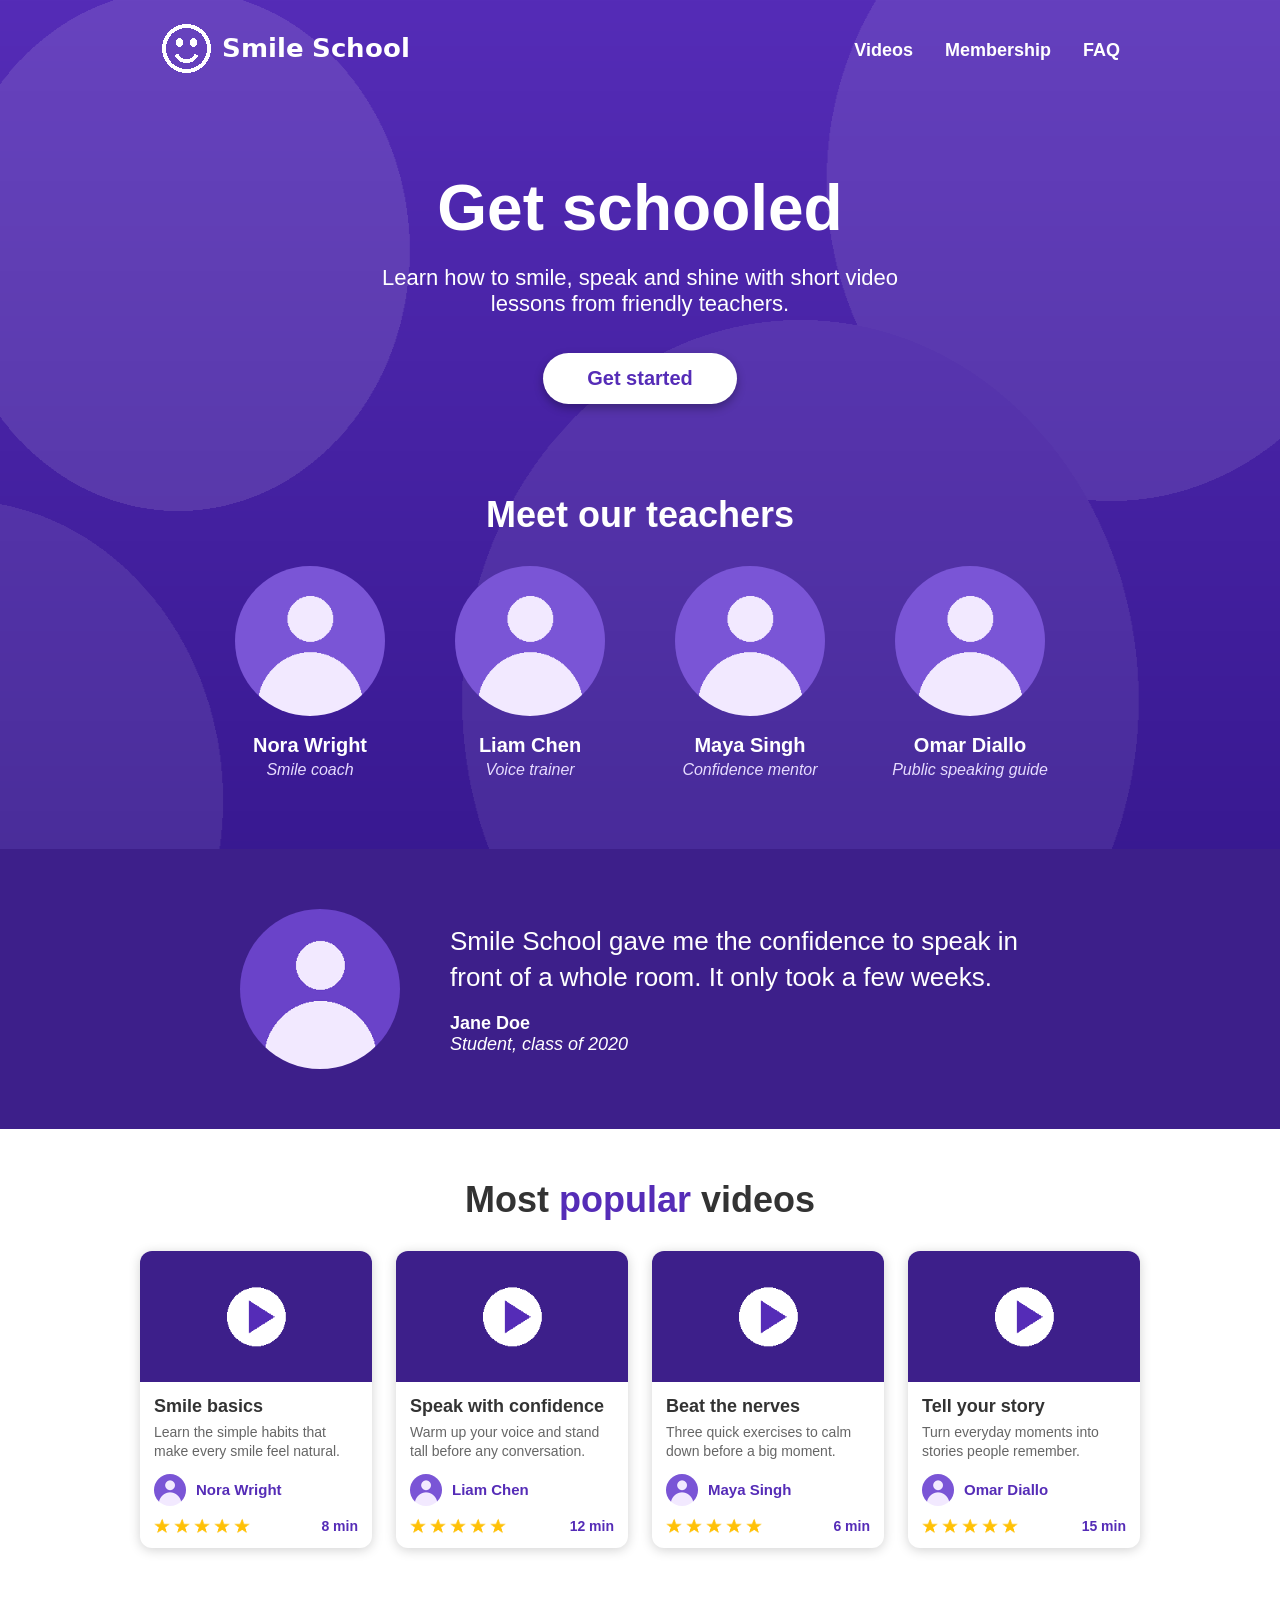
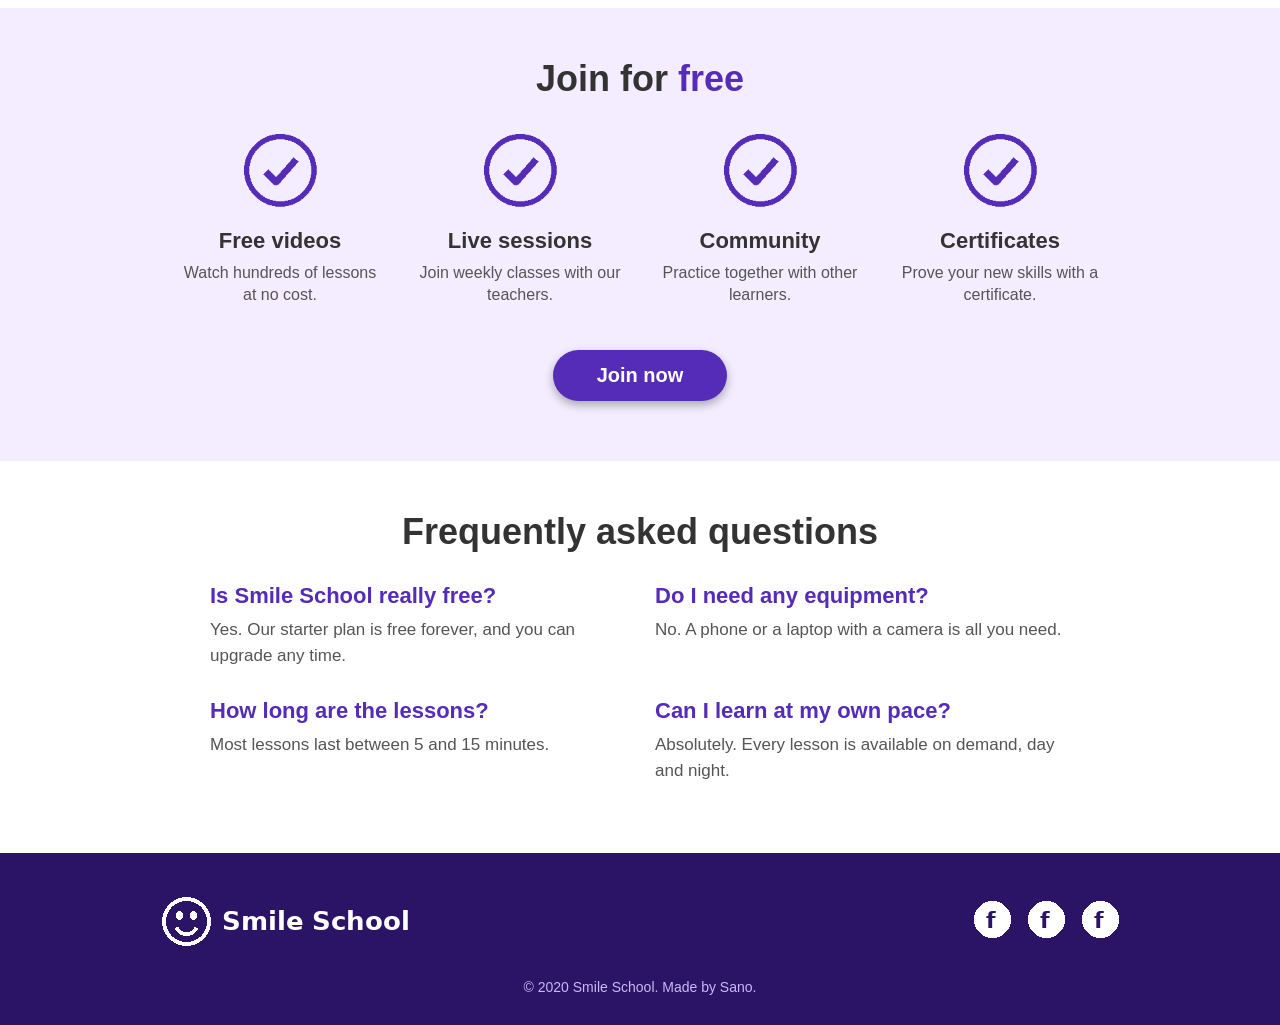
<file: css_advanced/index.html>
<!DOCTYPE html>
<html lang="en">
  <head>
    <meta charset="UTF-8">
    <meta name="viewport" content="width=device-width, initial-scale=1.0">
    <title>Smile School - Get schooled</title>
    <link rel="stylesheet" href="styles.css">
  </head>
  <body>
    <header>
      <div>
        <a href="index.html"><img src="images/logo.png" alt="Smile School logo" width="270" height="56"></a>
      </div>
      <div>
        <a href="#videos">Videos</a>
        <a href="#membership">Membership</a>
        <a href="#faq">FAQ</a>
      </div>
    </header>
    <main>
      <section class="banner">
        <div>
          <h1>Get schooled</h1>
          <p>Learn how to smile, speak and shine with short video lessons from friendly teachers.</p>
          <button type="button">Get started</button>
        </div>
        <div>
          <h2>Meet our teachers</h2>
          <div>
          <div>
            <img src="images/person.png" alt="Portrait of Nora Wright" width="150" height="150">
            <h3>Nora Wright</h3>
            <p>Smile coach</p>
          </div>
          <div>
            <img src="images/person.png" alt="Portrait of Liam Chen" width="150" height="150">
            <h3>Liam Chen</h3>
            <p>Voice trainer</p>
          </div>
          <div>
            <img src="images/person.png" alt="Portrait of Maya Singh" width="150" height="150">
            <h3>Maya Singh</h3>
            <p>Confidence mentor</p>
          </div>
          <div>
            <img src="images/person.png" alt="Portrait of Omar Diallo" width="150" height="150">
            <h3>Omar Diallo</h3>
            <p>Public speaking guide</p>
          </div>
          </div>
        </div>
      </section>
      <section class="quote">
        <div>
          <img src="images/quote.png" alt="Portrait of Jane Doe" width="300" height="300">
          <div>
            <blockquote>Smile School gave me the confidence to speak in front of a whole room. It only took a few weeks.</blockquote>
            <p>Jane Doe</p>
            <p>Student, class of 2020</p>
          </div>
        </div>
      </section>
      <section class="videos" id="videos">
        <h1>Most <span>popular</span> videos</h1>
        <div>
        <div>
          <img src="images/video.png" alt="Thumbnail of the video Smile basics" width="320" height="180">
          <h2>Smile basics</h2>
          <p>Learn the simple habits that make every smile feel natural.</p>
          <div>
            <img src="images/avatar.png" alt="Nora Wright" width="32" height="32">
            <h3>Nora Wright</h3>
          </div>
          <div>
            <div>
              <img src="images/star.png" alt="Star" width="16" height="16">
              <img src="images/star.png" alt="Star" width="16" height="16">
              <img src="images/star.png" alt="Star" width="16" height="16">
              <img src="images/star.png" alt="Star" width="16" height="16">
              <img src="images/star.png" alt="Star" width="16" height="16">
            </div>
            <p>8 min</p>
          </div>
        </div>
        <div>
          <img src="images/video.png" alt="Thumbnail of the video Speak with confidence" width="320" height="180">
          <h2>Speak with confidence</h2>
          <p>Warm up your voice and stand tall before any conversation.</p>
          <div>
            <img src="images/avatar.png" alt="Liam Chen" width="32" height="32">
            <h3>Liam Chen</h3>
          </div>
          <div>
            <div>
              <img src="images/star.png" alt="Star" width="16" height="16">
              <img src="images/star.png" alt="Star" width="16" height="16">
              <img src="images/star.png" alt="Star" width="16" height="16">
              <img src="images/star.png" alt="Star" width="16" height="16">
              <img src="images/star.png" alt="Star" width="16" height="16">
            </div>
            <p>12 min</p>
          </div>
        </div>
        <div>
          <img src="images/video.png" alt="Thumbnail of the video Beat the nerves" width="320" height="180">
          <h2>Beat the nerves</h2>
          <p>Three quick exercises to calm down before a big moment.</p>
          <div>
            <img src="images/avatar.png" alt="Maya Singh" width="32" height="32">
            <h3>Maya Singh</h3>
          </div>
          <div>
            <div>
              <img src="images/star.png" alt="Star" width="16" height="16">
              <img src="images/star.png" alt="Star" width="16" height="16">
              <img src="images/star.png" alt="Star" width="16" height="16">
              <img src="images/star.png" alt="Star" width="16" height="16">
              <img src="images/star.png" alt="Star" width="16" height="16">
            </div>
            <p>6 min</p>
          </div>
        </div>
        <div>
          <img src="images/video.png" alt="Thumbnail of the video Tell your story" width="320" height="180">
          <h2>Tell your story</h2>
          <p>Turn everyday moments into stories people remember.</p>
          <div>
            <img src="images/avatar.png" alt="Omar Diallo" width="32" height="32">
            <h3>Omar Diallo</h3>
          </div>
          <div>
            <div>
              <img src="images/star.png" alt="Star" width="16" height="16">
              <img src="images/star.png" alt="Star" width="16" height="16">
              <img src="images/star.png" alt="Star" width="16" height="16">
              <img src="images/star.png" alt="Star" width="16" height="16">
              <img src="images/star.png" alt="Star" width="16" height="16">
            </div>
            <p>15 min</p>
          </div>
        </div>
        </div>
      </section>
      <section class="membership" id="membership">
        <h1>Join for <span>free</span></h1>
        <div>
        <div>
          <img src="images/membership.png" alt="Icon for Free videos" width="80" height="80">
          <h2>Free videos</h2>
          <p>Watch hundreds of lessons at no cost.</p>
        </div>
        <div>
          <img src="images/membership.png" alt="Icon for Live sessions" width="80" height="80">
          <h2>Live sessions</h2>
          <p>Join weekly classes with our teachers.</p>
        </div>
        <div>
          <img src="images/membership.png" alt="Icon for Community" width="80" height="80">
          <h2>Community</h2>
          <p>Practice together with other learners.</p>
        </div>
        <div>
          <img src="images/membership.png" alt="Icon for Certificates" width="80" height="80">
          <h2>Certificates</h2>
          <p>Prove your new skills with a certificate.</p>
        </div>
        </div>
        <button type="button">Join now</button>
      </section>
      <section class="faq" id="faq">
        <h1>Frequently asked questions</h1>
        <div>
        <div>
          <div>
            <h2>Is Smile School really free?</h2>
            <p>Yes. Our starter plan is free forever, and you can upgrade any time.</p>
          </div>
          <div>
            <h2>Do I need any equipment?</h2>
            <p>No. A phone or a laptop with a camera is all you need.</p>
          </div>
        </div>
        <div>
          <div>
            <h2>How long are the lessons?</h2>
            <p>Most lessons last between 5 and 15 minutes.</p>
          </div>
          <div>
            <h2>Can I learn at my own pace?</h2>
            <p>Absolutely. Every lesson is available on demand, day and night.</p>
          </div>
        </div>
        </div>
      </section>
    </main>
    <footer>
      <div>
        <div>
          <img src="images/logo.png" alt="Smile School logo" width="270" height="56">
          <div>
            <a href="https://github.com/sanol-1"><img src="images/social.png" alt="GitHub" width="40" height="40"></a>
            <a href="https://twitter.com"><img src="images/social.png" alt="Twitter" width="40" height="40"></a>
            <a href="https://www.facebook.com"><img src="images/social.png" alt="Facebook" width="40" height="40"></a>
          </div>
        </div>
        <p>&copy; 2020 Smile School. Made by Sano.</p>
      </div>
    </footer>
  </body>
</html>
</file>
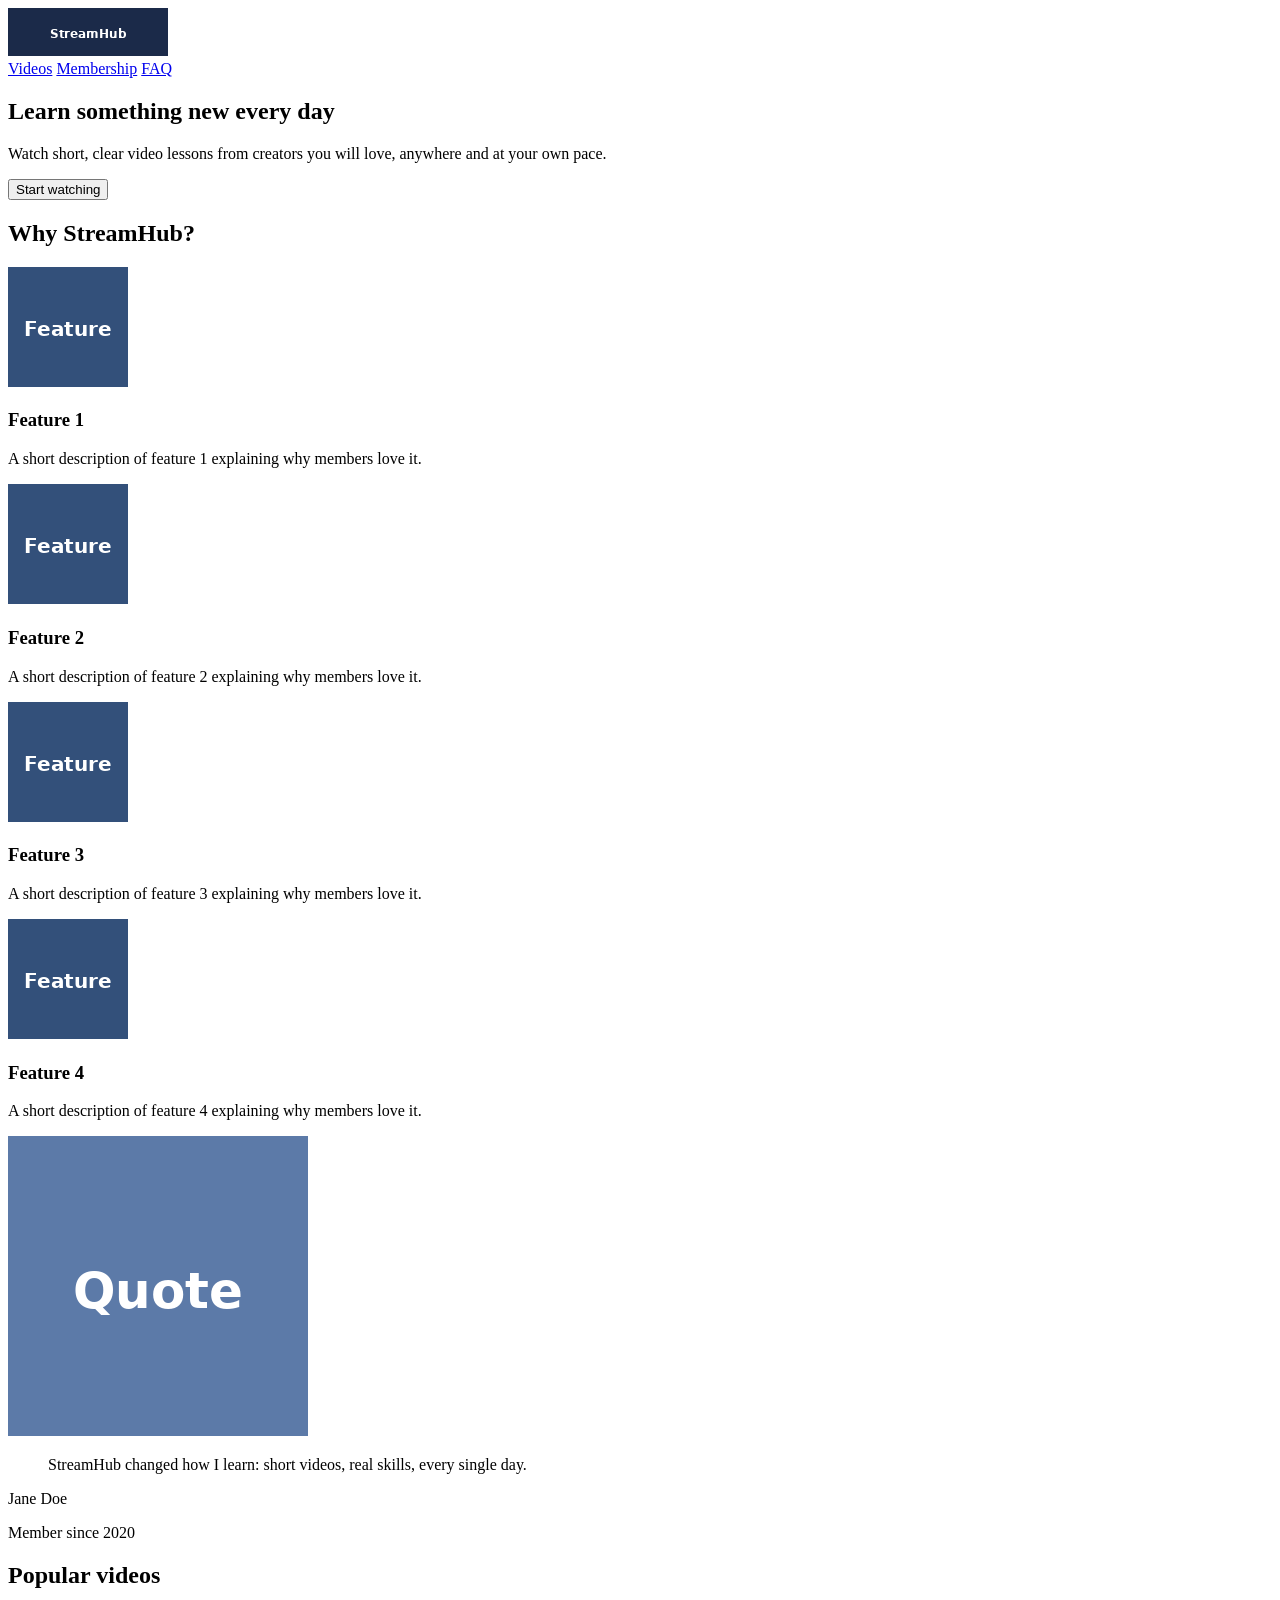
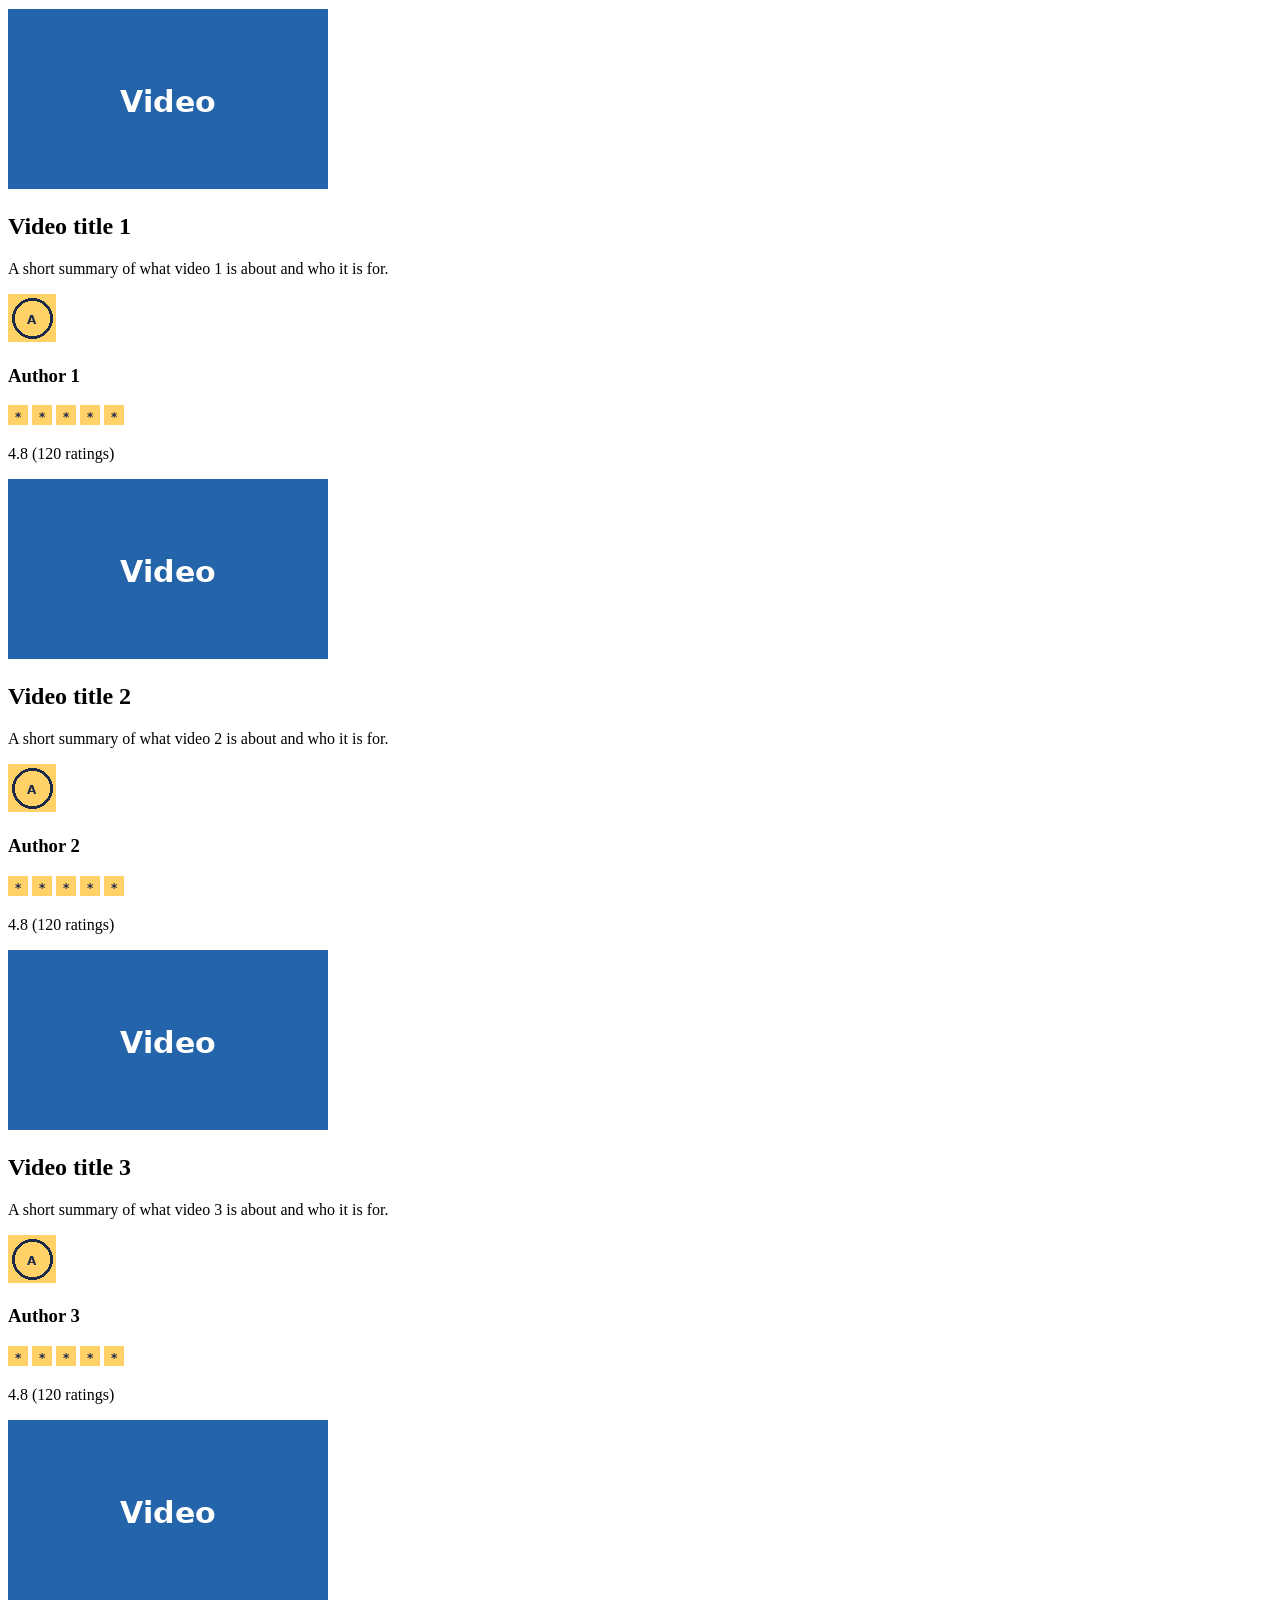
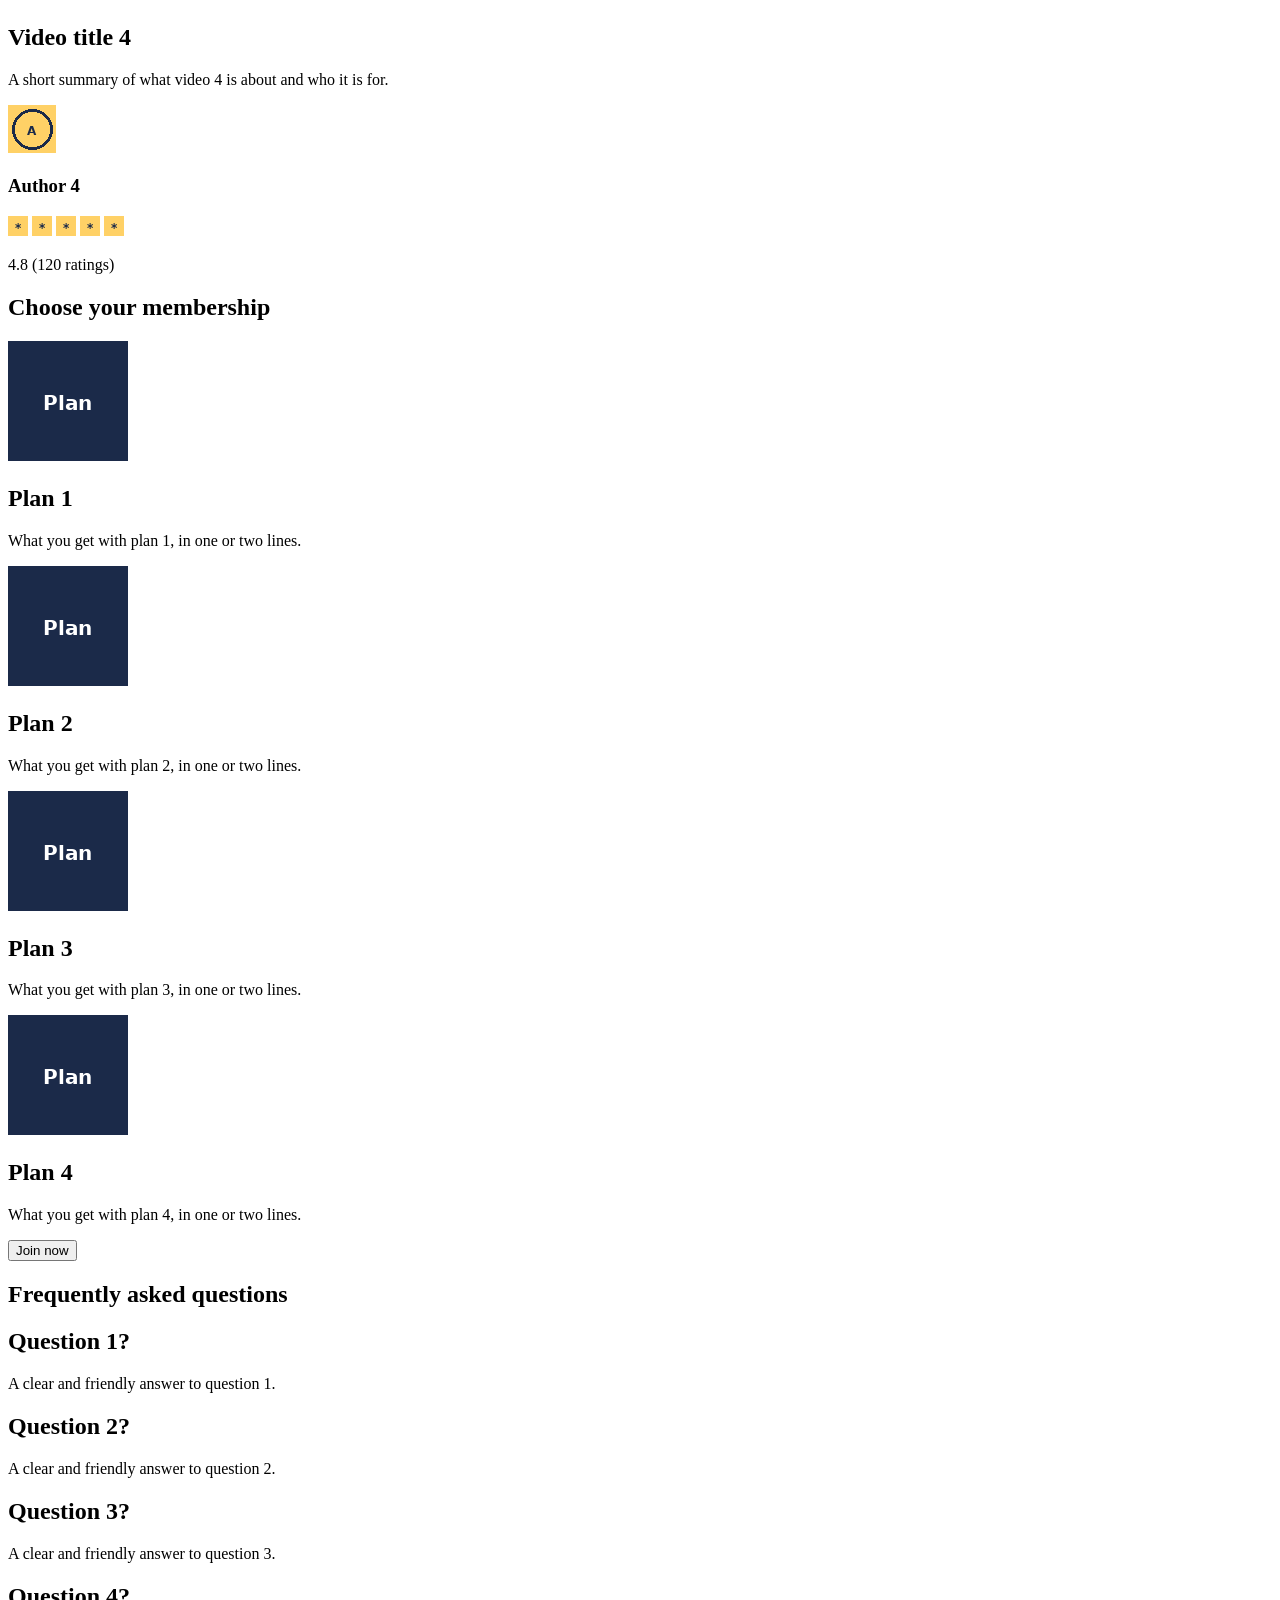
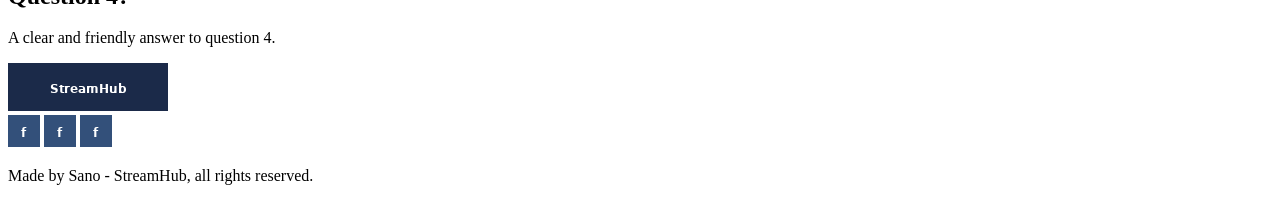
<file: html_advanced/index.html>
<!DOCTYPE html>
<html lang="en">
  <head>
    <meta charset="UTF-8">
    <meta name="viewport" content="width=device-width, initial-scale=1.0">
    <title>StreamHub - Learn with video</title>
  </head>
  <body>
    <header>
      <div>
        <a href="index.html"><img src="images/logo.png" alt="StreamHub logo" width="160" height="48"></a>
      </div>
      <div>
        <a href="#videos">Videos</a>
        <a href="#membership">Membership</a>
        <a href="#faq">FAQ</a>
      </div>
    </header>
    <main>
      <section>
        <div>
          <h1>Learn something new every day</h1>
          <p>Watch short, clear video lessons from creators you will love, anywhere and at your own pace.</p>
          <button type="button">Start watching</button>
        </div>
        <div>
          <h2>Why StreamHub?</h2>
          <div>
          <div>
            <img src="images/feature.png" alt="Feature 1 icon" width="120" height="120">
            <h3>Feature 1</h3>
            <p>A short description of feature 1 explaining why members love it.</p>
          </div>
          <div>
            <img src="images/feature.png" alt="Feature 2 icon" width="120" height="120">
            <h3>Feature 2</h3>
            <p>A short description of feature 2 explaining why members love it.</p>
          </div>
          <div>
            <img src="images/feature.png" alt="Feature 3 icon" width="120" height="120">
            <h3>Feature 3</h3>
            <p>A short description of feature 3 explaining why members love it.</p>
          </div>
          <div>
            <img src="images/feature.png" alt="Feature 4 icon" width="120" height="120">
            <h3>Feature 4</h3>
            <p>A short description of feature 4 explaining why members love it.</p>
          </div>
          </div>
        </div>
      </section>
      <section>
        <div>
          <img src="images/quote.png" alt="Portrait of a happy member" width="300" height="300">
          <div>
            <blockquote>StreamHub changed how I learn: short videos, real skills, every single day.</blockquote>
            <p>Jane Doe</p>
            <p>Member since 2020</p>
          </div>
        </div>
      </section>
      <section id="videos">
        <h1>Popular videos</h1>
        <div>
        <div>
          <img src="images/video.png" alt="Thumbnail of video 1" width="320" height="180">
          <h2>Video title 1</h2>
          <p>A short summary of what video 1 is about and who it is for.</p>
          <div>
            <img src="images/avatar.png" alt="Author 1 avatar" width="48" height="48">
            <h3>Author 1</h3>
          </div>
          <div>
            <div>
              <img src="images/star.png" alt="Star" width="20" height="20">
              <img src="images/star.png" alt="Star" width="20" height="20">
              <img src="images/star.png" alt="Star" width="20" height="20">
              <img src="images/star.png" alt="Star" width="20" height="20">
              <img src="images/star.png" alt="Star" width="20" height="20">
            </div>
            <p>4.8 (120 ratings)</p>
          </div>
        </div>
        <div>
          <img src="images/video.png" alt="Thumbnail of video 2" width="320" height="180">
          <h2>Video title 2</h2>
          <p>A short summary of what video 2 is about and who it is for.</p>
          <div>
            <img src="images/avatar.png" alt="Author 2 avatar" width="48" height="48">
            <h3>Author 2</h3>
          </div>
          <div>
            <div>
              <img src="images/star.png" alt="Star" width="20" height="20">
              <img src="images/star.png" alt="Star" width="20" height="20">
              <img src="images/star.png" alt="Star" width="20" height="20">
              <img src="images/star.png" alt="Star" width="20" height="20">
              <img src="images/star.png" alt="Star" width="20" height="20">
            </div>
            <p>4.8 (120 ratings)</p>
          </div>
        </div>
        <div>
          <img src="images/video.png" alt="Thumbnail of video 3" width="320" height="180">
          <h2>Video title 3</h2>
          <p>A short summary of what video 3 is about and who it is for.</p>
          <div>
            <img src="images/avatar.png" alt="Author 3 avatar" width="48" height="48">
            <h3>Author 3</h3>
          </div>
          <div>
            <div>
              <img src="images/star.png" alt="Star" width="20" height="20">
              <img src="images/star.png" alt="Star" width="20" height="20">
              <img src="images/star.png" alt="Star" width="20" height="20">
              <img src="images/star.png" alt="Star" width="20" height="20">
              <img src="images/star.png" alt="Star" width="20" height="20">
            </div>
            <p>4.8 (120 ratings)</p>
          </div>
        </div>
        <div>
          <img src="images/video.png" alt="Thumbnail of video 4" width="320" height="180">
          <h2>Video title 4</h2>
          <p>A short summary of what video 4 is about and who it is for.</p>
          <div>
            <img src="images/avatar.png" alt="Author 4 avatar" width="48" height="48">
            <h3>Author 4</h3>
          </div>
          <div>
            <div>
              <img src="images/star.png" alt="Star" width="20" height="20">
              <img src="images/star.png" alt="Star" width="20" height="20">
              <img src="images/star.png" alt="Star" width="20" height="20">
              <img src="images/star.png" alt="Star" width="20" height="20">
              <img src="images/star.png" alt="Star" width="20" height="20">
            </div>
            <p>4.8 (120 ratings)</p>
          </div>
        </div>
        </div>
      </section>
      <section id="membership">
        <h1>Choose your membership</h1>
        <div>
        <div>
          <img src="images/membership.png" alt="Plan 1 icon" width="120" height="120">
          <h2>Plan 1</h2>
          <p>What you get with plan 1, in one or two lines.</p>
        </div>
        <div>
          <img src="images/membership.png" alt="Plan 2 icon" width="120" height="120">
          <h2>Plan 2</h2>
          <p>What you get with plan 2, in one or two lines.</p>
        </div>
        <div>
          <img src="images/membership.png" alt="Plan 3 icon" width="120" height="120">
          <h2>Plan 3</h2>
          <p>What you get with plan 3, in one or two lines.</p>
        </div>
        <div>
          <img src="images/membership.png" alt="Plan 4 icon" width="120" height="120">
          <h2>Plan 4</h2>
          <p>What you get with plan 4, in one or two lines.</p>
        </div>
        </div>
        <button type="button">Join now</button>
      </section>
      <section id="faq">
        <h1>Frequently asked questions</h1>
        <div>
        <div>
          <div>
            <h2>Question 1?</h2>
            <p>A clear and friendly answer to question 1.</p>
          </div>
          <div>
            <h2>Question 2?</h2>
            <p>A clear and friendly answer to question 2.</p>
          </div>
        </div>
        <div>
          <div>
            <h2>Question 3?</h2>
            <p>A clear and friendly answer to question 3.</p>
          </div>
          <div>
            <h2>Question 4?</h2>
            <p>A clear and friendly answer to question 4.</p>
          </div>
        </div>
        </div>
      </section>
    </main>
    <footer>
      <div>
        <div>
          <img src="images/logo.png" alt="StreamHub logo" width="160" height="48">
          <div>
            <a href="https://github.com/sanol-1"><img src="images/social.png" alt="GitHub" width="32" height="32"></a>
            <a href="https://twitter.com"><img src="images/social.png" alt="Twitter" width="32" height="32"></a>
            <a href="https://www.facebook.com"><img src="images/social.png" alt="Facebook" width="32" height="32"></a>
          </div>
        </div>
        <p>Made by Sano - StreamHub, all rights reserved.</p>
      </div>
    </footer>
  </body>
</html>
</file>
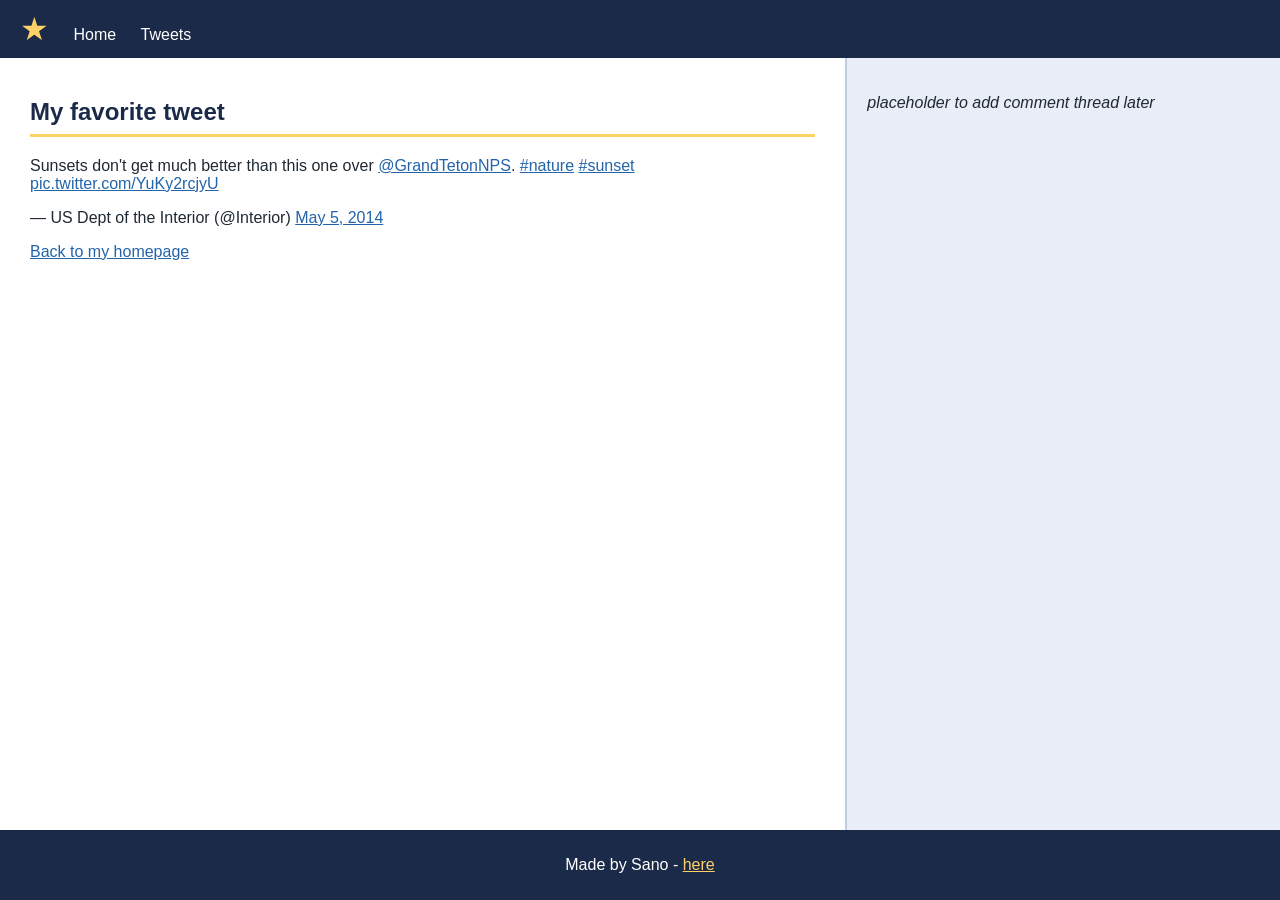
<file: css_basic/tweets.html>
<!DOCTYPE html>
<html lang="en">
  <head>
    <meta charset="UTF-8">
    <meta name="viewport" content="width=device-width, initial-scale=1.0">
    <link href="base.css" rel="stylesheet">
    <link href="styles.css" rel="stylesheet">
    <title>Sano's Tweets</title>
  </head>
  <body>
    <header>
      <ul>
        <li class="logo">&#9733;</li>
        <li><a href="index.html">Home</a></li>
        <li><a href="tweets.html">Tweets</a></li>
      </ul>
    </header>
    <main>
      <article>
        <h1>My favorite tweet</h1>
        <blockquote class="twitter-tweet"><p lang="en" dir="ltr">Sunsets don't get much better than this one over <a href="https://twitter.com/GrandTetonNPS?ref_src=twsrc%5Etfw">@GrandTetonNPS</a>. <a href="https://twitter.com/hashtag/nature?src=hash&amp;ref_src=twsrc%5Etfw">#nature</a> <a href="https://twitter.com/hashtag/sunset?src=hash&amp;ref_src=twsrc%5Etfw">#sunset</a> <a href="http://t.co/YuKy2rcjyU">pic.twitter.com/YuKy2rcjyU</a></p>&mdash; US Dept of the Interior (@Interior) <a href="https://twitter.com/Interior/status/463440424141459456?ref_src=twsrc%5Etfw">May 5, 2014</a></blockquote>
        <script async src="https://platform.twitter.com/widgets.js"></script>
        <p><a href="index.html">Back to my homepage</a></p>
      </article>
      <aside>
        <p>placeholder to add comment thread later</p>
      </aside>
    </main>
    <footer>
      <p>Made by Sano - <a href="https://github.com/sanol-1" target="_blank">here</a></p>
    </footer>
  </body>
</html>
</file>
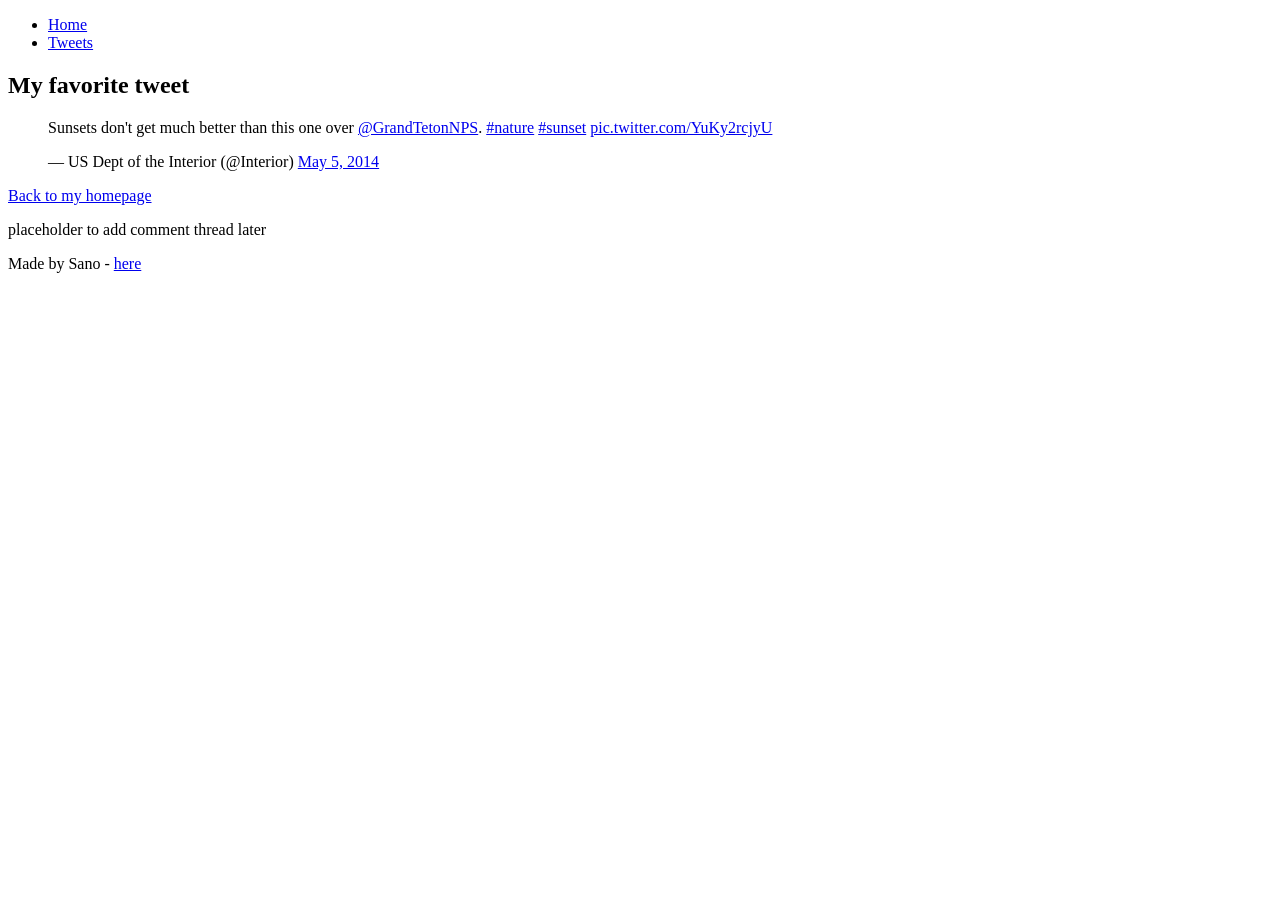
<file: html_basic/tweets.html>
<!DOCTYPE html>
<html lang="en">
  <head>
    <meta charset="UTF-8">
    <title>Sano's Tweets</title>
  </head>
  <body>
    <header>
      <ul>
        <li><a href="index.html">Home</a></li>
        <li><a href="tweets.html">Tweets</a></li>
      </ul>
    </header>
    <main>
      <article>
        <h1>My favorite tweet</h1>
        <blockquote class="twitter-tweet"><p lang="en" dir="ltr">Sunsets don't get much better than this one over <a href="https://twitter.com/GrandTetonNPS?ref_src=twsrc%5Etfw">@GrandTetonNPS</a>. <a href="https://twitter.com/hashtag/nature?src=hash&amp;ref_src=twsrc%5Etfw">#nature</a> <a href="https://twitter.com/hashtag/sunset?src=hash&amp;ref_src=twsrc%5Etfw">#sunset</a> <a href="http://t.co/YuKy2rcjyU">pic.twitter.com/YuKy2rcjyU</a></p>&mdash; US Dept of the Interior (@Interior) <a href="https://twitter.com/Interior/status/463440424141459456?ref_src=twsrc%5Etfw">May 5, 2014</a></blockquote>
        <script async src="https://platform.twitter.com/widgets.js"></script>
        <p><a href="index.html">Back to my homepage</a></p>
      </article>
      <aside>
        <p>placeholder to add comment thread later</p>
      </aside>
    </main>
    <footer>
      <p>Made by Sano - <a href="https://github.com/sanol-1" target="_blank">here</a></p>
    </footer>
  </body>
</html>
</file>
<file: css_advanced/styles.css>
/* ---------- Base ---------- */
* {
  box-sizing: border-box;
}
body {
  margin: 0;
  font-family: "Source Sans Pro", Arial, sans-serif;
  color: #333333;
  background: #ffffff url("images/banner-bg.png") no-repeat center top;
  background-size: 100% 900px;
}
h1, h2, h3, p, blockquote {
  margin: 0;
}
a {
  text-decoration: none;
}
button {
  border: none;
  border-radius: 30px;
  padding: 14px 44px;
  font-family: inherit;
  font-size: 20px;
  font-weight: 700;
  cursor: pointer;
  box-shadow: 0 4px 10px rgba(0, 0, 0, 0.3);
}
span {
  color: #552cb7;
}

/* Centered containers (same width everywhere) */
header,
section > div,
footer > div {
  max-width: 960px;
  margin: 0 auto;
}
section > h1 {
  font-size: 36px;
  text-align: center;
  padding: 50px 0 30px;
}

/* ---------- Header ---------- */
header {
  display: flex;
  justify-content: space-between;
  align-items: center;
  padding: 20px 0;
}
header > div:last-child {
  display: flex;
  gap: 32px;
}
header a {
  color: #ffffff;
  font-size: 18px;
  font-weight: 600;
}

/* ---------- Banner ---------- */
.banner > div:first-child {
  text-align: center;
  padding: 70px 20px 50px;
}
.banner h1 {
  font-size: 64px;
  color: #ffffff;
}
.banner p {
  color: #ffffff;
  font-size: 22px;
  max-width: 560px;
  margin: 20px auto 36px;
}
.banner button {
  background: #ffffff;
  color: #552cb7;
}
.banner h2 {
  color: #ffffff;
  font-size: 36px;
  text-align: center;
  margin: 40px 0 30px;
}
.banner > div:last-child > div {
  display: flex;
  justify-content: center;
  gap: 30px;
  padding-bottom: 70px;
}
.banner > div:last-child > div > div {
  flex: 1 1 0;
  max-width: 190px;
  min-width: 0;
  text-align: center;
}
.banner img {
  max-width: 100%;
  height: auto;
  border-radius: 50%;
  margin-bottom: 14px;
}
.banner h3 {
  color: #ffffff;
  font-size: 20px;
  font-weight: 700;
}
.banner h3 + p {
  color: #e6dcff;
  font-size: 16px;
  font-style: italic;
  margin: 4px 0 0;
}

/* ---------- Quote ---------- */
.quote {
  background: #3d1f8a;
  padding: 60px 20px;
}
.quote > div {
  display: flex;
  align-items: center;
  gap: 50px;
  max-width: 800px;
}
.quote img {
  width: 160px;
  height: 160px;
  border-radius: 50%;
  flex-shrink: 0;
}
.quote blockquote {
  color: #ffffff;
  font-size: 26px;
  line-height: 1.4;
  margin-bottom: 18px;
}
.quote p {
  color: #ffffff;
  font-size: 18px;
}
.quote blockquote + p {
  font-weight: 700;
}
.quote p + p {
  font-style: italic;
}

/* ---------- Videos ---------- */
.videos {
  background: #ffffff;
  padding-bottom: 60px;
}
.videos > div {
  display: flex;
  justify-content: center;
  gap: 24px;
  max-width: 1040px;
  padding: 0 20px;
}
.videos > div > div {
  flex: 1 1 0;
  max-width: 232px;
  min-width: 0;
  border-radius: 12px;
  overflow: hidden;
  box-shadow: 0 2px 12px rgba(0, 0, 0, 0.18);
  padding-bottom: 14px;
}
.videos > div > div > img {
  display: block;
  width: 100%;
  height: auto;
}
.videos h2 {
  font-size: 18px;
  font-weight: 700;
  padding: 14px 14px 6px;
}
.videos h2 + p {
  color: #666666;
  font-size: 14px;
  line-height: 1.4;
  padding: 0 14px 12px;
}
.videos h3 {
  color: #552cb7;
  font-size: 15px;
  font-weight: 700;
}
.videos > div > div > div {
  padding: 0 14px;
}
.videos > div > div > div:nth-of-type(1) {
  display: flex;
  align-items: center;
  gap: 10px;
  margin-bottom: 12px;
}
.videos > div > div > div:nth-of-type(1) img {
  border-radius: 50%;
}
.videos > div > div > div:nth-of-type(2) {
  display: flex;
  justify-content: space-between;
  align-items: center;
}
.videos > div > div > div:nth-of-type(2) > div {
  display: flex;
  gap: 4px;
}
.videos > div > div > div:nth-of-type(2) p {
  color: #552cb7;
  font-size: 14px;
  font-weight: 600;
}

/* ---------- Membership ---------- */
.membership {
  background: #f3edff;
  padding-bottom: 60px;
}
.membership > div {
  display: flex;
  justify-content: center;
  gap: 30px;
  max-width: 1000px;
}
.membership > div > div {
  width: 210px;
  text-align: center;
}
.membership img {
  margin-bottom: 14px;
}
.membership h2 {
  font-size: 22px;
  margin-bottom: 8px;
}
.membership p {
  font-size: 16px;
  color: #555555;
  line-height: 1.4;
}
.membership > button {
  display: block;
  margin: 44px auto 0;
  background: #552cb7;
  color: #ffffff;
}

/* ---------- FAQ ---------- */
.faq {
  background: #ffffff;
  padding-bottom: 70px;
}
.faq > div {
  max-width: 860px;
}
.faq > div > div {
  display: flex;
  gap: 30px;
}
.faq > div > div + div {
  margin-top: 30px;
}
.faq > div > div > div {
  flex: 1;
}
.faq h2 {
  color: #552cb7;
  font-size: 22px;
  margin-bottom: 8px;
}
.faq p {
  color: #555555;
  font-size: 17px;
  line-height: 1.5;
}

/* ---------- Footer ---------- */
footer {
  background: #2b1466;
  padding: 40px 20px 30px;
}
footer > div > div {
  display: flex;
  justify-content: space-between;
  align-items: center;
}
footer > div > div > div {
  display: flex;
  gap: 14px;
}
footer p {
  color: #cbb8f5;
  font-size: 14px;
  text-align: center;
  margin-top: 30px;
}
</file>
<file: css_basic/base.css>
/* PLACEHOLDER base.css: replace with the official base.css from the project page.
   It provides basic resets, header navigation, the .logo rule and the
   .works_on_smartphone media query. */
html, body {
  height: 100%;
  margin: 0;
}
body {
  font-family: Arial, Helvetica, sans-serif;
}
header ul {
  list-style: none;
  margin: 0;
  padding: 0;
}
header li {
  display: inline-block;
  margin-right: 20px;
}
header a {
  text-decoration: none;
}
.logo {
  font-size: 32px;
}
img {
  max-width: 100%;
}
@media (max-width: 600px) {
  .works_on_smartphone {
    height: auto;
  }
  .works_on_smartphone main {
    flex-direction: column;
  }
  .works_on_smartphone article,
  .works_on_smartphone aside {
    flex: none;
    overflow-y: visible;
  }
}
</file>
<file: css_basic/styles.css>
/* Layout (Flexbox) */
body {
  display: flex;
  flex-direction: column;
}
main {
  display: flex;
  flex-direction: row;
  flex: auto;
}
article {
  flex: 2;
  overflow-y: auto;
}
aside {
  flex: 1;
  overflow-y: auto;
}

/* Colors, fonts and borders */
body {
  background-color: #f4f6fb;
  color: #1f2933;
  font-family: "Trebuchet MS", Arial, sans-serif;
}
header {
  background-color: #1b2a49;
  padding: 10px 20px;
}
header a {
  color: #ffffff;
}
header a:hover {
  color: #ffd166;
}
.logo {
  color: #ffd166;
}
article {
  background-color: #ffffff;
  padding: 20px 30px;
}
article h1 {
  color: #1b2a49;
  border-bottom: 3px solid #ffd166;
  padding-bottom: 8px;
}
article h2 {
  color: #33507a;
}
article h3 {
  color: #5c7aa8;
}
article a {
  color: #2364aa;
}
blockquote {
  margin: 0;
}
aside {
  background-color: #e8edf7;
  border-left: 2px solid #c3cde0;
  padding: 20px;
  font-style: italic;
}
footer {
  background-color: #1b2a49;
  color: #ffffff;
  padding: 10px 20px;
  text-align: center;
}
footer a {
  color: #ffd166;
}
</file>
